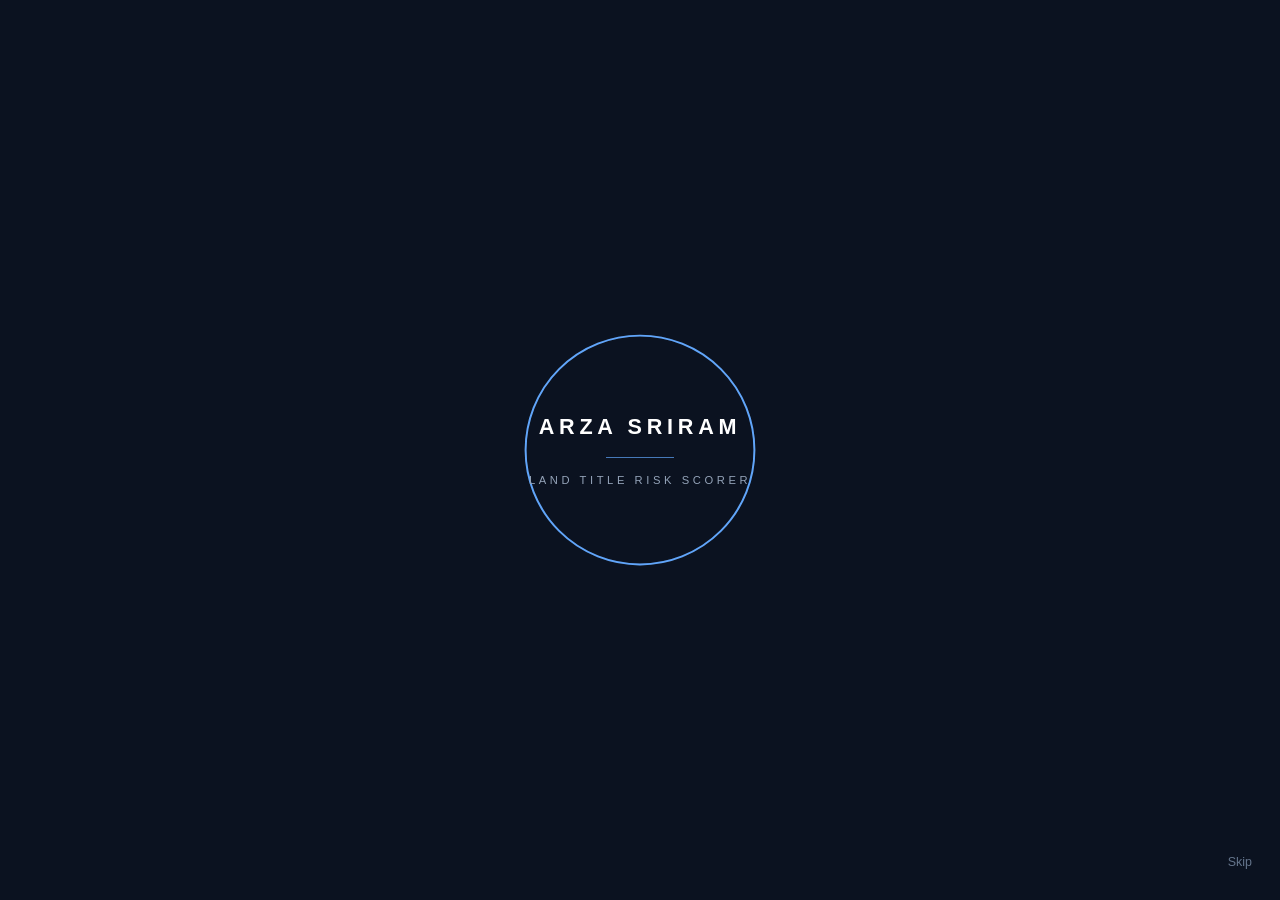
<file: src/main/resources/static/index.html>
<!DOCTYPE html>
<html lang="en">
<head>
    <meta charset="UTF-8">
    <meta name="viewport" content="width=device-width, initial-scale=1">
    <title>Land Title Risk Scorer</title>
    <link rel="stylesheet" href="css/style.css">
</head>
<body class="intro-body">

<div class="intro-stage">
    <svg class="intro-ring" viewBox="0 0 200 200">
        <circle class="intro-ring-track" cx="100" cy="100" r="88"></circle>
        <circle class="intro-ring-progress" cx="100" cy="100" r="88"></circle>
    </svg>
    <div class="intro-text">
        <div class="intro-name">ARZA SRIRAM</div>
        <div class="intro-rule"></div>
        <div class="intro-tagline">Land Title Risk Scorer</div>
    </div>
</div>

<a href="login.html" class="intro-skip">Skip</a>

<script src="js/intro.js"></script>
</body>
</html>
</file>
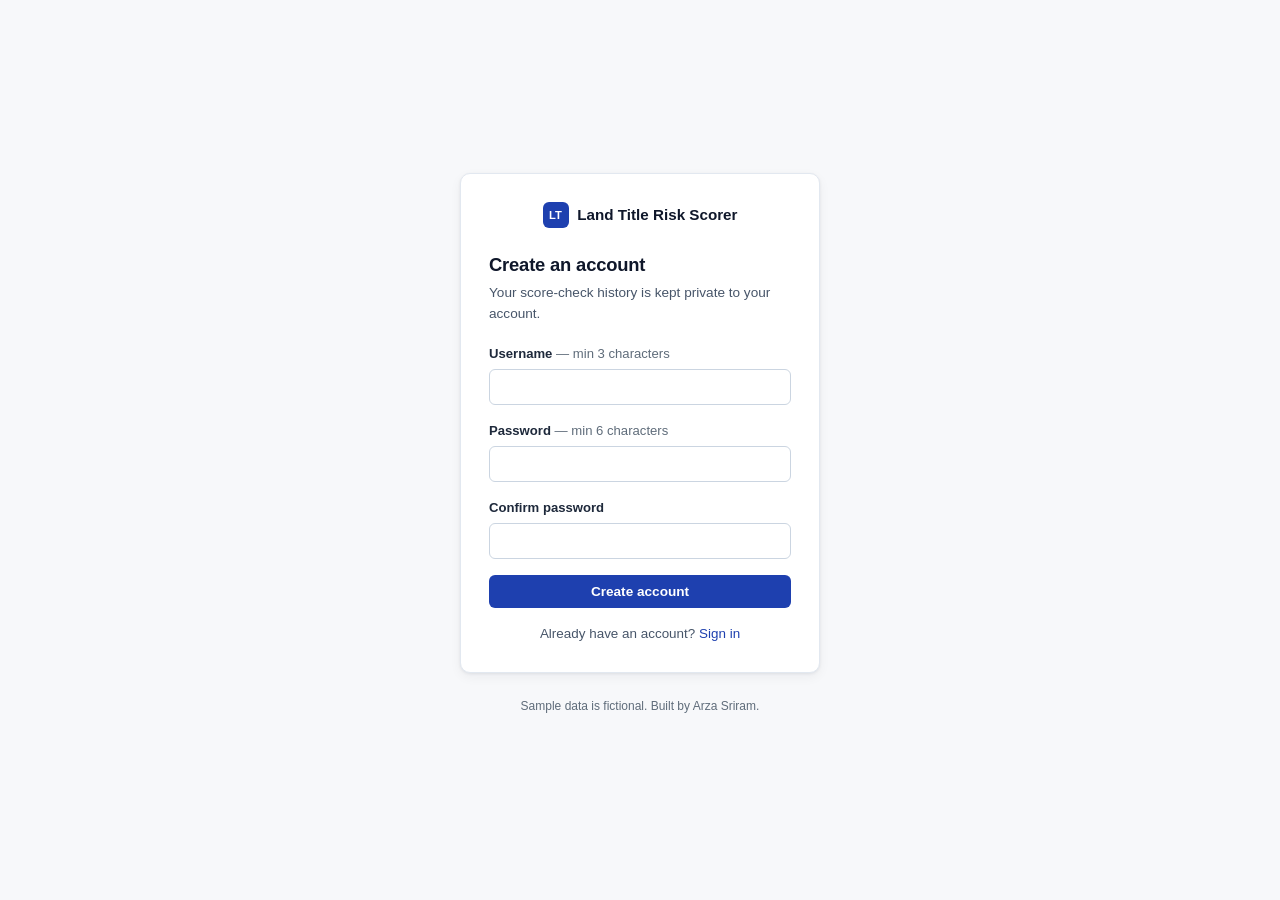
<file: src/main/resources/static/register.html>
<!DOCTYPE html>
<html lang="en">
<head>
    <meta charset="UTF-8">
    <meta name="viewport" content="width=device-width, initial-scale=1">
    <title>Create account — Land Title Risk Scorer</title>
    <link rel="stylesheet" href="css/style.css">
</head>
<body>

<main class="auth-page">
    <div class="auth-card">
        <div class="auth-logo">
            <span class="app-nav-mark">LT</span>
            Land Title Risk Scorer
        </div>

        <h1>Create an account</h1>
        <p class="sub">Your score-check history is kept private to your account.</p>

        <p class="form-error" id="form-error" hidden></p>

        <form id="register-form" novalidate>
            <div class="field-group">
                <label for="username">Username <span class="field-hint">&mdash; min 3 characters</span></label>
                <input type="text" id="username" name="username" autocomplete="username" minlength="3" required>
            </div>
            <div class="field-group">
                <label for="password">Password <span class="field-hint">&mdash; min 6 characters</span></label>
                <input type="password" id="password" name="password" autocomplete="new-password" minlength="6" required>
            </div>
            <div class="field-group">
                <label for="confirmPassword">Confirm password</label>
                <input type="password" id="confirmPassword" name="confirmPassword" autocomplete="new-password" required>
            </div>
            <button type="submit" class="btn btn-primary btn-block" id="submit-btn">Create account</button>
        </form>

        <p class="auth-switch">Already have an account? <a href="login.html">Sign in</a></p>
    </div>

    <p class="auth-foot">Sample data is fictional. Built by Arza Sriram.</p>
</main>

<script src="js/common.js"></script>
<script src="js/register.js"></script>
</body>
</html>
</file>
<file: src/main/resources/static/css/style.css>
/* Land Title Risk Scorer — stylesheet.
   Plain CSS, no framework, no build step.

   Design intent: this should read like an internal tool a bank or law firm
   actually uses — dense, precise, restrained — not like a marketing page.
   Concretely that means: one slim chrome bar instead of a tall gradient
   hero, flat white surfaces with hairline borders instead of heavy shadows,
   a real data table for the property list instead of a card grid, drawn SVG
   icons instead of emoji, and colour used only to carry meaning (risk band,
   factor identity) rather than for decoration.

   Every colour pair below was checked against WCAG AA (4.5:1) before being
   written in. */

:root {
    /* neutral "ink" ramp — everything structural is built from these */
    --ink-950: #0b1220;
    --ink-900: #0f172a;
    --ink-800: #1e293b;
    --ink-700: #334155;
    --ink-600: #475569;
    --ink-500: #5f6c7a;
    --ink-300: #cbd5e1;
    --ink-200: #e2e8f0;
    --ink-100: #f1f5f9;

    --bg: #f7f8fa;
    --surface: #ffffff;
    --border: #e2e8f0;
    --border-strong: #cbd5e1;

    --text: var(--ink-900);
    --text-muted: var(--ink-600);
    --text-faint: var(--ink-500);

    --accent: #1e40af;
    --accent-dark: #1e3a8a;
    --accent-soft: #eef2ff;

    /* risk bands */
    --low: #166534;
    --low-bg: #dcfce7;
    --low-border: #bbf7d0;
    --medium: #92400e;
    --medium-bg: #fef3c7;
    --medium-border: #fde68a;
    --high: #991b1b;
    --high-bg: #fee2e2;
    --high-border: #fecaca;

    /* one identity colour per due-diligence factor */
    --f-ec: #1e40af;
    --f-lit: #6d28d9;
    --f-layout: #0f766e;
    --f-rera: #b91c1c;
    --f-mee: #a16207;

    --radius: 10px;
    --radius-sm: 6px;
    --shadow-sm: 0 1px 2px rgba(15, 23, 42, .05);
    --shadow: 0 1px 3px rgba(15, 23, 42, .07), 0 4px 12px rgba(15, 23, 42, .05);

    --font: ui-sans-serif, -apple-system, BlinkMacSystemFont, "Segoe UI", Roboto, Helvetica, Arial, sans-serif;
    --font-mono: ui-monospace, SFMono-Regular, "SF Mono", Menlo, Consolas, monospace;

    --nav-h: 52px;
}

* { box-sizing: border-box; }

body {
    font-family: var(--font);
    background: var(--bg);
    color: var(--text);
    margin: 0;
    padding: 0;
    line-height: 1.5;
    -webkit-font-smoothing: antialiased;
    /* Lining, equal-width digits everywhere. Without this some fonts fall back
       to old-style figures, where 3/4/5/7/9 sit at uneven heights — which looks
       sloppy on a score display and misaligns columns in the table. */
    font-variant-numeric: tabular-nums lining-nums;
    font-feature-settings: "tnum" 1, "lnum" 1;
}

a { color: var(--accent); text-decoration: none; }
a:hover { text-decoration: underline; }

svg { display: block; }

/* ============ Top chrome ============ */

.app-nav {
    height: var(--nav-h);
    background: var(--ink-950);
    display: flex;
    align-items: center;
    justify-content: space-between;
    gap: 1rem;
    padding: 0 1.25rem;
    position: sticky;
    top: 0;
    z-index: 50;
}

.app-nav-left,
.app-nav-right {
    display: flex;
    align-items: center;
    gap: .35rem;
}

.app-nav-brand {
    display: flex;
    align-items: center;
    gap: .55rem;
    color: #fff;
    font-weight: 650;
    font-size: .9rem;
    letter-spacing: -0.01em;
    margin-right: 1.25rem;
    white-space: nowrap;
}

.app-nav-brand:hover { text-decoration: none; opacity: .88; }

.app-nav-mark {
    width: 24px;
    height: 24px;
    border-radius: 6px;
    background: var(--accent);
    color: #fff;
    display: flex;
    align-items: center;
    justify-content: center;
    font-size: .7rem;
    font-weight: 700;
    letter-spacing: .02em;
    flex-shrink: 0;
}

.app-nav-link {
    color: var(--ink-300);
    font-size: .85rem;
    font-weight: 500;
    padding: .4rem .7rem;
    border-radius: var(--radius-sm);
}

.app-nav-link:hover {
    color: #fff;
    background: rgba(255, 255, 255, .07);
    text-decoration: none;
}

.app-nav-link.is-active {
    color: #fff;
    background: rgba(255, 255, 255, .1);
}

.app-nav-user {
    color: #94a3b8;
    font-size: .82rem;
    margin-right: .35rem;
    white-space: nowrap;
}

.app-nav-user b { color: var(--ink-300); font-weight: 600; }

.nav-logout-btn {
    background: transparent;
    border: 1px solid rgba(255, 255, 255, .18);
    color: var(--ink-300);
    padding: .3rem .7rem;
    border-radius: var(--radius-sm);
    font-size: .8rem;
    font-weight: 550;
    font-family: inherit;
    cursor: pointer;
}

.nav-logout-btn:hover { background: rgba(255, 255, 255, .09); color: #fff; }

/* ============ Page shell ============ */

main {
    max-width: 1120px;
    margin: 0 auto;
    padding: 1.75rem 1.5rem 4rem;
}

.page-head {
    display: flex;
    align-items: flex-start;
    justify-content: space-between;
    gap: 1rem;
    flex-wrap: wrap;
    margin-bottom: 1.5rem;
}

.page-head h1 {
    font-size: 1.45rem;
    font-weight: 680;
    letter-spacing: -0.02em;
    margin: 0 0 .2rem;
    color: var(--ink-900);
}

.page-head p {
    margin: 0;
    color: var(--text-muted);
    font-size: .9rem;
    max-width: 60ch;
}

.back-link {
    display: inline-flex;
    align-items: center;
    gap: .3rem;
    color: var(--text-muted);
    font-size: .84rem;
    font-weight: 550;
    margin-bottom: .9rem;
}

.back-link:hover { color: var(--accent); text-decoration: none; }

h2 {
    font-size: 1rem;
    font-weight: 640;
    letter-spacing: -0.01em;
    color: var(--ink-900);
    margin: 0 0 .85rem;
}

section { margin-bottom: 1.75rem; }

.section-head {
    display: flex;
    align-items: baseline;
    justify-content: space-between;
    gap: .75rem;
    flex-wrap: wrap;
    margin-bottom: .85rem;
}

.section-head h2 { margin: 0; }

/* ============ Buttons ============ */

.btn {
    display: inline-flex;
    align-items: center;
    gap: .4rem;
    font-family: inherit;
    font-size: .85rem;
    font-weight: 600;
    padding: .5rem .95rem;
    border-radius: var(--radius-sm);
    border: 1px solid transparent;
    cursor: pointer;
    white-space: nowrap;
}

.btn-primary { background: var(--accent); color: #fff; }
.btn-primary:hover { background: var(--accent-dark); text-decoration: none; }
.btn-primary:disabled { opacity: .55; cursor: not-allowed; }

.btn-secondary {
    background: var(--surface);
    color: var(--ink-800);
    border-color: var(--border-strong);
}

.btn-secondary:hover { background: var(--ink-100); text-decoration: none; }

.btn-block { width: 100%; justify-content: center; }

/* ============ Stat strip ============ */

.stats-row {
    display: grid;
    grid-template-columns: repeat(auto-fit, minmax(150px, 1fr));
    gap: 0;
    background: var(--surface);
    border: 1px solid var(--border);
    border-radius: var(--radius);
    overflow: hidden;
    margin-bottom: 1.5rem;
}

.stat-tile {
    padding: .95rem 1.15rem;
    border-right: 1px solid var(--border);
}

.stat-tile:last-child { border-right: none; }

.stat-tile .label {
    color: var(--text-faint);
    font-size: .72rem;
    font-weight: 600;
    text-transform: uppercase;
    letter-spacing: .06em;
    margin-bottom: .3rem;
}

.stat-tile .value {
    font-size: 1.5rem;
    font-weight: 680;
    letter-spacing: -0.02em;
    line-height: 1;
    color: var(--ink-900);
}

.stat-tile.low .value { color: var(--low); }
.stat-tile.medium .value { color: var(--medium); }
.stat-tile.high .value { color: var(--high); }

/* ============ Data table ============ */

.table-wrap {
    background: var(--surface);
    border: 1px solid var(--border);
    border-radius: var(--radius);
    overflow-x: auto;
}

table.data {
    width: 100%;
    border-collapse: collapse;
    font-size: .88rem;
}

table.data thead th {
    text-align: left;
    font-size: .72rem;
    font-weight: 600;
    text-transform: uppercase;
    letter-spacing: .06em;
    color: var(--text-faint);
    background: #fbfcfd;
    padding: .6rem 1rem;
    border-bottom: 1px solid var(--border);
    white-space: nowrap;
}

table.data thead th.num,
table.data tbody td.num { text-align: right; }

table.data tbody td {
    padding: .7rem 1rem;
    border-bottom: 1px solid var(--ink-100);
    vertical-align: middle;
}

table.data tbody tr:last-child td { border-bottom: none; }
table.data tbody tr:hover { background: #fafbfc; cursor: pointer; }

table.data .cell-primary {
    font-weight: 600;
    color: var(--ink-900);
}

table.data .cell-muted { color: var(--text-muted); }

table.data .row-link { color: inherit; }
table.data .row-link:hover { text-decoration: none; }

/* score pill used inside table rows and elsewhere */
.score-pill {
    display: inline-flex;
    align-items: center;
    justify-content: center;
    min-width: 2.4rem;
    padding: .18rem .5rem;
    border-radius: var(--radius-sm);
    font-weight: 680;
    font-size: .85rem;
    border: 1px solid transparent;
}

.score-pill.low { background: var(--low-bg); color: var(--low); border-color: var(--low-border); }
.score-pill.medium { background: var(--medium-bg); color: var(--medium); border-color: var(--medium-border); }
.score-pill.high { background: var(--high-bg); color: var(--high); border-color: var(--high-border); }

.band-tag {
    display: inline-flex;
    align-items: center;
    gap: .35rem;
    font-size: .78rem;
    font-weight: 600;
    color: var(--text-muted);
}

.band-dot {
    width: .5rem;
    height: .5rem;
    border-radius: 50%;
    flex-shrink: 0;
}

.band-dot.low { background: var(--low); }
.band-dot.medium { background: var(--medium); }
.band-dot.high { background: var(--high); }

/* ============ Detail page ============ */

.detail-grid {
    display: grid;
    grid-template-columns: minmax(0, 320px) minmax(0, 1fr);
    gap: 1.25rem;
    align-items: start;
    margin-bottom: 1.75rem;
}

@media (max-width: 800px) {
    .detail-grid { grid-template-columns: minmax(0, 1fr); }
}

.panel {
    background: var(--surface);
    border: 1px solid var(--border);
    border-radius: var(--radius);
    padding: 1.25rem;
}

.score-panel { text-align: center; }

.gauge-wrap {
    position: relative;
    width: 168px;
    height: 168px;
    margin: .25rem auto .9rem;
}

#gauge-svg-slot { width: 100%; height: 100%; }
.gauge-wrap svg { width: 100%; height: 100%; transform: rotate(-90deg); }

.gauge-track { fill: none; stroke: var(--ink-200); stroke-width: 10; }

.gauge-progress {
    fill: none;
    stroke-width: 10;
    stroke-linecap: round;
    transition: stroke-dashoffset .7s cubic-bezier(.22, 1, .36, 1);
}

.gauge-progress.low { stroke: var(--low); }
.gauge-progress.medium { stroke: var(--medium); }
.gauge-progress.high { stroke: var(--high); }

.gauge-center {
    position: absolute;
    inset: 0;
    display: flex;
    flex-direction: column;
    align-items: center;
    justify-content: center;
}

.gauge-center .num {
    font-size: 2.9rem;
    font-weight: 700;
    letter-spacing: -0.03em;
    line-height: 1;
    color: var(--ink-900);
}

.gauge-center .out-of {
    font-size: .68rem;
    font-weight: 600;
    text-transform: uppercase;
    letter-spacing: .08em;
    color: var(--text-faint);
    margin-top: .35rem;
}

.verdict-text {
    color: var(--text-muted);
    font-size: .86rem;
    margin: .75rem 0 0;
    text-align: left;
}

/* shown only when a factor capped the score (e.g. an active lawsuit) */
.cap-note {
    margin: .85rem 0 0;
    padding: .65rem .8rem;
    background: var(--medium-bg);
    border: 1px solid var(--medium-border);
    border-radius: var(--radius-sm);
    color: var(--medium);
    font-size: .8rem;
    line-height: 1.5;
    text-align: left;
}

.cap-note .cap-math {
    display: block;
    margin-top: .3rem;
    color: var(--text-muted);
    font-variant-numeric: tabular-nums;
}

/* key/value facts list on the detail page */
.facts { display: grid; gap: .1rem; }

.fact-row {
    display: flex;
    justify-content: space-between;
    align-items: baseline;
    gap: 1rem;
    padding: .55rem 0;
    border-bottom: 1px solid var(--ink-100);
    font-size: .87rem;
}

.fact-row:last-child { border-bottom: none; }
.fact-row .k { color: var(--text-faint); white-space: nowrap; }
.fact-row .v { font-weight: 600; text-align: right; color: var(--ink-900); }

/* ============ Contribution bar ============ */

.contribution-bar {
    display: flex;
    width: 100%;
    height: 1.4rem;
    border-radius: var(--radius-sm);
    overflow: hidden;
    border: 1px solid var(--border);
    background: var(--ink-100);
}

.contribution-bar .segment {
    height: 100%;
    transition: width .7s cubic-bezier(.22, 1, .36, 1);
    box-shadow: inset 1px 0 0 rgba(255, 255, 255, .55);
}

.contribution-bar .segment:first-child { box-shadow: none; }

.contribution-legend {
    display: grid;
    grid-template-columns: repeat(auto-fit, minmax(190px, 1fr));
    gap: .45rem 1.25rem;
    margin-top: .9rem;
    font-size: .82rem;
}

.contribution-legend .item {
    display: flex;
    align-items: center;
    gap: .5rem;
    color: var(--text-muted);
}

.contribution-legend .swatch {
    width: .6rem;
    height: .6rem;
    border-radius: 2px;
    flex-shrink: 0;
}

.contribution-legend .amount {
    margin-left: auto;
    font-weight: 650;
    color: var(--ink-900);
}

/* ============ Factor cards ============ */

.factor-list { display: grid; gap: .75rem; }

.factor-card {
    background: var(--surface);
    border: 1px solid var(--border);
    border-radius: var(--radius);
    padding: 1.1rem 1.25rem;
}

.factor-head {
    display: flex;
    align-items: flex-start;
    gap: .8rem;
    margin-bottom: .7rem;
}

.factor-icon {
    width: 2.1rem;
    height: 2.1rem;
    border-radius: var(--radius-sm);
    display: flex;
    align-items: center;
    justify-content: center;
    flex-shrink: 0;
}

.factor-icon svg { width: 1.1rem; height: 1.1rem; }

.factor-titles { flex: 1; min-width: 0; }

.factor-card h3 {
    margin: 0;
    font-size: .95rem;
    font-weight: 640;
    color: var(--ink-900);
}

.factor-blurb {
    color: var(--text-faint);
    font-size: .8rem;
    margin-top: .15rem;
}

.factor-stats { text-align: right; flex-shrink: 0; }

.factor-stats .raw {
    font-size: 1.05rem;
    font-weight: 680;
    letter-spacing: -0.01em;
    color: var(--ink-900);
}

.factor-stats .raw span { font-weight: 400; color: var(--text-faint); font-size: .85rem; }

.factor-stats .weight {
    font-size: .74rem;
    color: var(--text-faint);
    margin-top: .1rem;
}

.factor-bar-track {
    background: var(--ink-100);
    border-radius: 999px;
    height: .35rem;
    overflow: hidden;
    margin-bottom: .7rem;
}

.factor-bar-fill {
    height: 100%;
    border-radius: 999px;
    transition: width .7s cubic-bezier(.22, 1, .36, 1);
}

.factor-card p.explanation {
    margin: 0;
    color: var(--ink-700);
    font-size: .875rem;
    line-height: 1.55;
}

/* ============ Forms ============ */

.form-panel {
    background: var(--surface);
    border: 1px solid var(--border);
    border-radius: var(--radius);
    padding: 1.5rem;
}

.form-legend {
    font-size: .72rem;
    font-weight: 600;
    text-transform: uppercase;
    letter-spacing: .06em;
    color: var(--text-faint);
    padding-bottom: .5rem;
    margin-bottom: 1rem;
    border-bottom: 1px solid var(--border);
}

.form-legend:not(:first-child) { margin-top: 1.75rem; }

.field-group { margin-bottom: 1rem; }

.field-group label {
    display: block;
    font-weight: 600;
    font-size: .82rem;
    margin-bottom: .35rem;
    color: var(--ink-800);
}

.field-hint { font-weight: 400; color: var(--text-faint); }

.field-group input[type="text"],
.field-group input[type="password"],
.field-group select {
    width: 100%;
    padding: .55rem .7rem;
    border: 1px solid var(--border-strong);
    border-radius: var(--radius-sm);
    font-size: .89rem;
    font-family: inherit;
    color: var(--text);
    background: var(--surface);
}

.field-group input:focus,
.field-group select:focus {
    outline: none;
    border-color: var(--accent);
    box-shadow: 0 0 0 3px var(--accent-soft);
}

.form-row,
.form-grid {
    display: grid;
    grid-template-columns: repeat(auto-fit, minmax(230px, 1fr));
    gap: 0 1.15rem;
}

.form-actions {
    display: flex;
    align-items: center;
    gap: 1rem;
    flex-wrap: wrap;
    margin-top: 1.25rem;
    padding-top: 1.25rem;
    border-top: 1px solid var(--border);
}

.form-error {
    background: var(--high-bg);
    color: var(--high);
    border: 1px solid var(--high-border);
    border-radius: var(--radius-sm);
    padding: .6rem .85rem;
    font-size: .85rem;
    margin-bottom: 1rem;
}

.form-note { color: var(--text-faint); font-size: .8rem; margin: 0; }

/* ============ Auth pages ============ */

.auth-page {
    min-height: 100vh;
    display: flex;
    flex-direction: column;
    align-items: center;
    justify-content: center;
    padding: 2rem 1.5rem;
    background: var(--bg);
}

.auth-card {
    width: 100%;
    max-width: 360px;
    background: var(--surface);
    border: 1px solid var(--border);
    border-radius: var(--radius);
    box-shadow: var(--shadow);
    padding: 1.75rem;
}

.auth-logo {
    display: flex;
    align-items: center;
    justify-content: center;
    gap: .55rem;
    margin-bottom: 1.4rem;
    font-weight: 650;
    font-size: .95rem;
    color: var(--ink-900);
}

.auth-logo .app-nav-mark { width: 26px; height: 26px; }

.auth-card h1 {
    font-size: 1.15rem;
    font-weight: 660;
    letter-spacing: -0.01em;
    margin: 0 0 .3rem;
    color: var(--ink-900);
}

.auth-card .sub {
    color: var(--text-muted);
    font-size: .85rem;
    margin: 0 0 1.25rem;
}

.auth-demo {
    margin-top: 1.1rem;
    padding: .6rem .75rem;
    background: var(--ink-100);
    border: 1px solid var(--border);
    border-radius: var(--radius-sm);
    font-size: .78rem;
    color: var(--text-muted);
    text-align: center;
}

.auth-demo code {
    font-family: var(--font-mono);
    color: var(--ink-900);
    font-size: .78rem;
}

.auth-switch {
    text-align: center;
    font-size: .84rem;
    color: var(--text-muted);
    margin: 1rem 0 0;
}

.auth-foot {
    margin-top: 1.5rem;
    font-size: .75rem;
    color: var(--text-faint);
}

/* ============ Empty / error states ============ */

.empty-state {
    background: var(--surface);
    border: 1px dashed var(--border-strong);
    border-radius: var(--radius);
    padding: 2.5rem 2rem;
    text-align: center;
    color: var(--text-muted);
    font-size: .9rem;
}

.empty-state strong { display: block; color: var(--ink-900); margin-bottom: .3rem; }

/* ============ Footer ============ */

footer {
    max-width: 1120px;
    margin: 0 auto;
    padding: 1.25rem 1.5rem 2.5rem;
    color: var(--text-faint);
    font-size: .78rem;
    border-top: 1px solid var(--border);
}

/* ============ Intro splash (index.html) ============ */

.intro-body {
    margin: 0;
    min-height: 100vh;
    display: flex;
    align-items: center;
    justify-content: center;
    background: var(--ink-950);
    overflow: hidden;
}

.intro-stage {
    position: relative;
    width: 260px;
    height: 260px;
    display: flex;
    align-items: center;
    justify-content: center;
}

.intro-ring { position: absolute; inset: 0; width: 100%; height: 100%; transform: rotate(-90deg); }
.intro-ring-track { fill: none; stroke: rgba(255, 255, 255, .08); stroke-width: 1.5; }

.intro-ring-progress {
    fill: none;
    stroke: #60a5fa;
    stroke-width: 1.5;
    stroke-linecap: round;
    stroke-dasharray: 553;
    stroke-dashoffset: 553;
    animation: introDraw 1.9s cubic-bezier(.22, 1, .36, 1) forwards;
}

@keyframes introDraw { to { stroke-dashoffset: 0; } }

.intro-text { text-align: center; }

.intro-name {
    color: #fff;
    font-size: 1.35rem;
    font-weight: 600;
    letter-spacing: .22em;
    opacity: 0;
    animation: introUp .9s cubic-bezier(.22, 1, .36, 1) .45s forwards;
}

.intro-rule {
    width: 0;
    height: 1px;
    background: rgba(96, 165, 250, .7);
    margin: .85rem auto;
    animation: introRule .8s cubic-bezier(.22, 1, .36, 1) 1s forwards;
}

@keyframes introRule { to { width: 68px; } }

.intro-tagline {
    color: #94a3b8;
    font-size: .7rem;
    letter-spacing: .32em;
    text-transform: uppercase;
    opacity: 0;
    animation: introUp .9s cubic-bezier(.22, 1, .36, 1) 1.15s forwards;
}

@keyframes introUp {
    from { opacity: 0; transform: translateY(10px); }
    to { opacity: 1; transform: translateY(0); }
}

.intro-skip {
    position: fixed;
    bottom: 1.75rem;
    right: 1.75rem;
    color: #64748b;
    font-size: .78rem;
    font-weight: 500;
}

.intro-skip:hover { color: #cbd5e1; text-decoration: none; }
</file>
